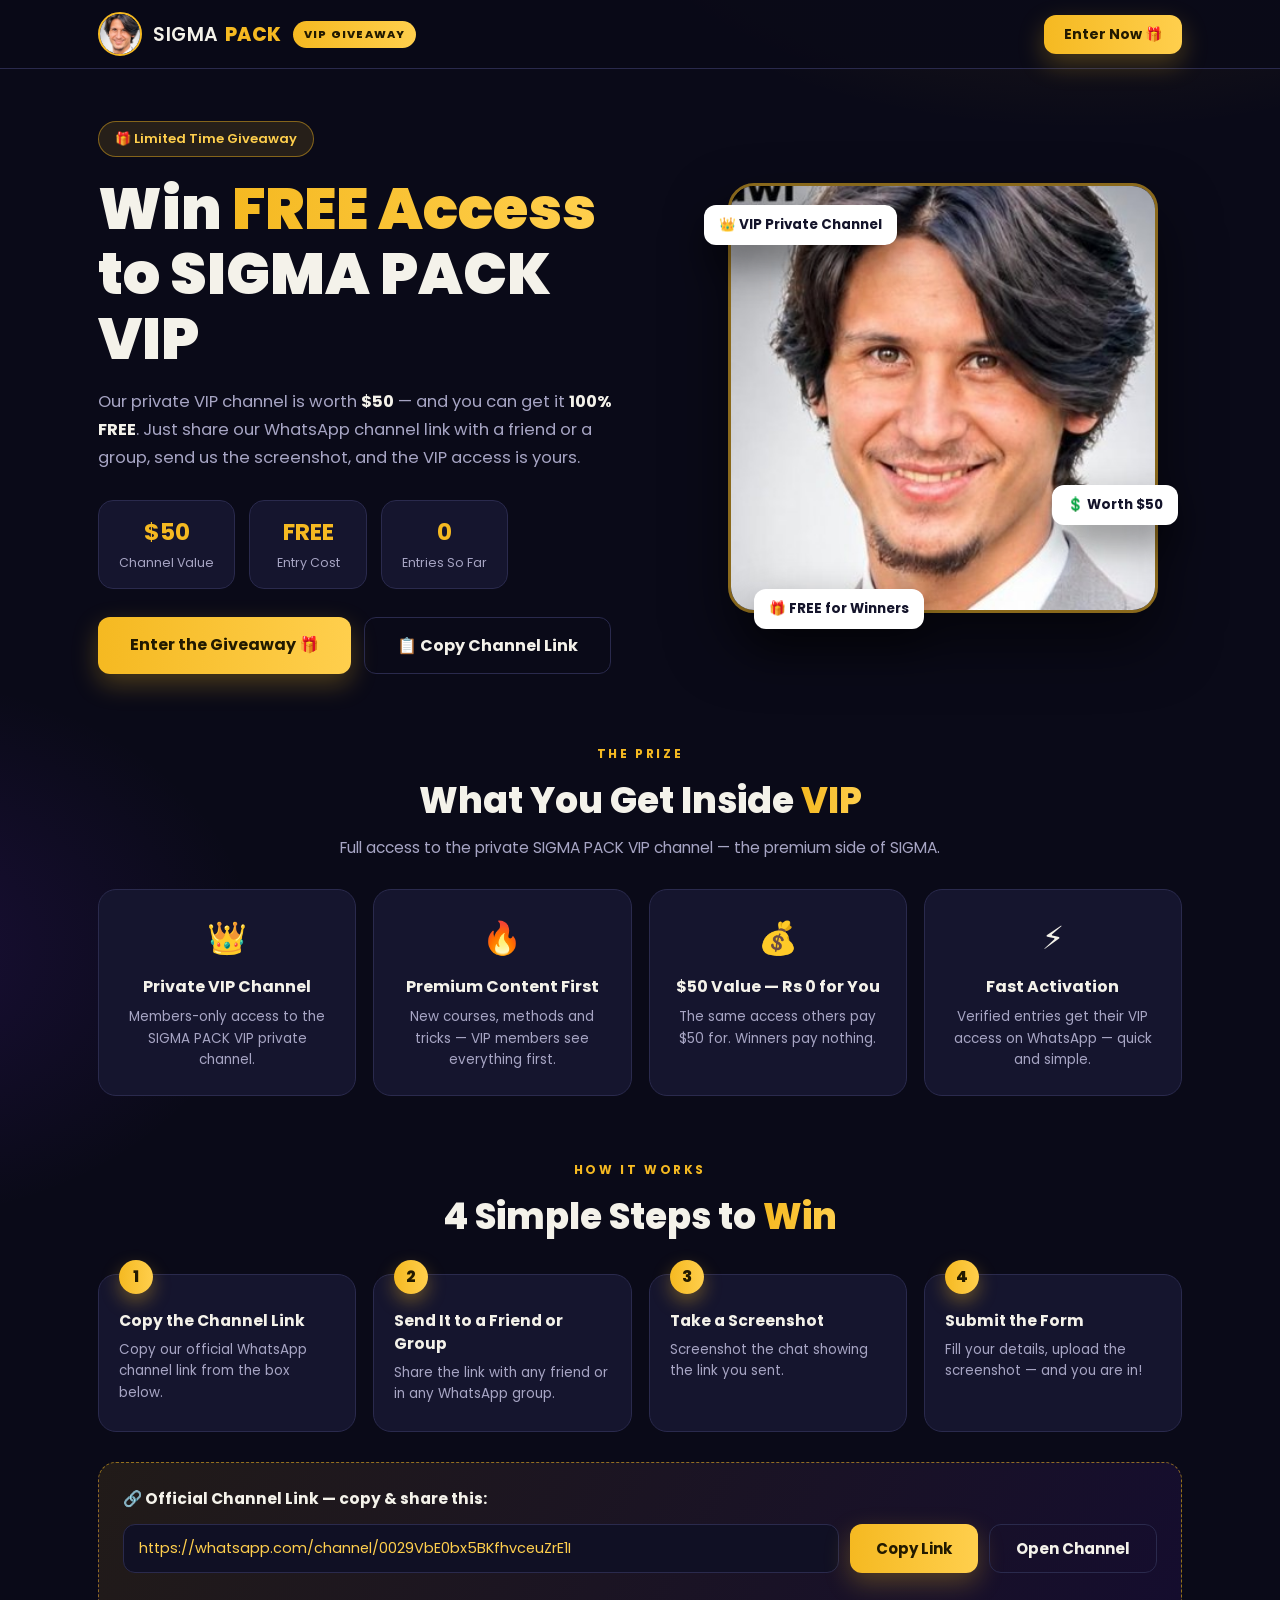
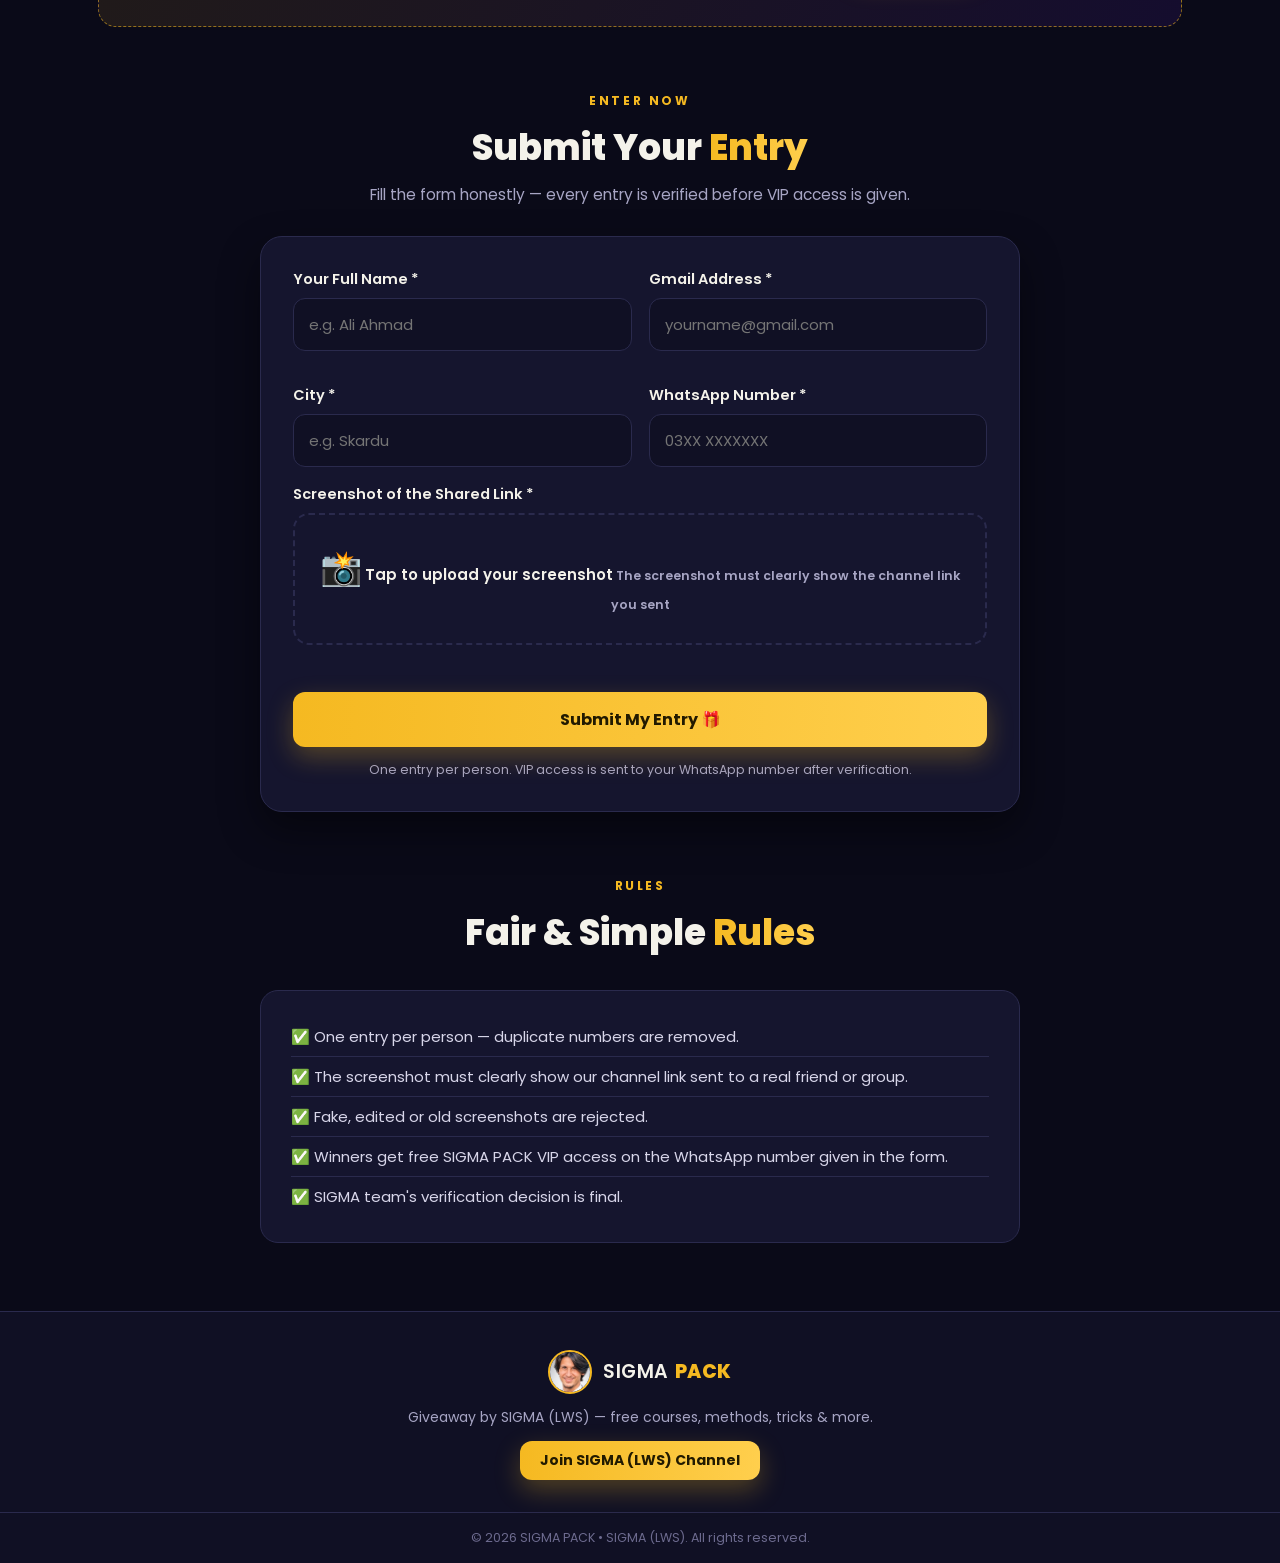
<file: index.html>
<!DOCTYPE html>
<html lang="en">
<head>
<meta charset="UTF-8">
<meta name="viewport" content="width=device-width, initial-scale=1.0">
<title>SIGMA PACK VIP Giveaway — Win FREE Access Worth $50</title>
<meta name="description" content="Share the SIGMA (LWS) WhatsApp channel with a friend or group, upload the screenshot, and win FREE access to the SIGMA PACK VIP channel — worth $50.">
<link rel="icon" type="image/jpeg" href="assets/host.jpg">
<link rel="preconnect" href="https://fonts.googleapis.com">
<link href="https://fonts.googleapis.com/css2?family=Poppins:wght@400;500;600;700;800;900&display=swap" rel="stylesheet">
<link rel="canonical" href="https://sigmapack4-design.github.io/sigma-giveaway/">
<meta property="og:type" content="website">
<meta property="og:site_name" content="SIGMA PACK VIP Giveaway">
<meta property="og:title" content="SIGMA PACK VIP Giveaway — Win FREE Access Worth $50">
<meta property="og:description" content="Share the SIGMA (LWS) channel, upload your screenshot and win FREE access to the SIGMA PACK VIP private channel worth $50.">
<meta property="og:url" content="https://sigmapack4-design.github.io/sigma-giveaway/">
<meta property="og:image" content="https://sigmapack4-design.github.io/sigma-giveaway/assets/host.jpg">
<meta name="twitter:card" content="summary_large_image">
<meta name="twitter:title" content="SIGMA PACK VIP Giveaway — Win FREE Access Worth $50">
<meta name="twitter:description" content="Share the SIGMA (LWS) channel, upload your screenshot and win FREE access to the SIGMA PACK VIP private channel worth $50.">
<meta name="twitter:image" content="https://sigmapack4-design.github.io/sigma-giveaway/assets/host.jpg">
<script type="application/ld+json">
{"@context":"https://schema.org","@type":"WebPage","name":"SIGMA PACK VIP Giveaway","url":"https://sigmapack4-design.github.io/sigma-giveaway/","description":"Win free access to the SIGMA PACK VIP private channel by sharing the SIGMA (LWS) WhatsApp channel and uploading a screenshot."}
</script>
<link rel="stylesheet" href="style.css?v=2">
</head>
<body>
<header class="topbar">
  <div class="topbar-in">
    <a class="brand" href="#">
      <img src="assets/host.jpg" alt="SIGMA PACK">
      <span class="brand-t">SIGMA <b>PACK</b></span>
      <span class="vip-chip">VIP GIVEAWAY</span>
    </a>
    <a class="btn gold sm" href="#enter">Enter Now 🎁</a>
  </div>
</header>

<main>
  <!-- HERO -->
  <section class="hero">
    <div class="hero-in">
      <div class="hero-copy">
        <span class="eyebrow">🎁 Limited Time Giveaway</span>
        <h1>Win <span class="gold-t">FREE Access</span> to SIGMA PACK VIP</h1>
        <p class="hero-sub">Our private VIP channel is worth <b>$50</b> — and you can get it <b>100% FREE</b>. Just share our WhatsApp channel link with a friend or a group, send us the screenshot, and the VIP access is yours.</p>
        <div class="hero-stats">
          <div class="hstat"><b>$50</b><span>Channel Value</span></div>
          <div class="hstat"><b>FREE</b><span>Entry Cost</span></div>
          <div class="hstat"><b id="entryCount">—</b><span>Entries So Far</span></div>
        </div>
        <div class="hero-btns">
          <a class="btn gold big" href="#enter">Enter the Giveaway 🎁</a>
          <button class="btn ghost big" id="copyTop">📋 Copy Channel Link</button>
        </div>
      </div>
      <div class="hero-photo">
        <div class="photo-frame">
          <img src="assets/host.jpg" alt="Yawar Rawi — SIGMA PACK">
          <span class="float-chip fc1">👑 VIP Private Channel</span>
          <span class="float-chip fc2">💲 Worth $50</span>
          <span class="float-chip fc3">🎁 FREE for Winners</span>
        </div>
      </div>
    </div>
  </section>

  <!-- WHAT YOU GET -->
  <section class="section">
    <div class="sec-head"><span class="sec-tag">THE PRIZE</span><h2>What You Get Inside <span class="gold-t">VIP</span></h2><p>Full access to the private SIGMA PACK VIP channel — the premium side of SIGMA.</p></div>
    <div class="prize-grid">
      <div class="prize-card rv"><span class="p-ic">👑</span><b>Private VIP Channel</b><p>Members-only access to the SIGMA PACK VIP private channel.</p></div>
      <div class="prize-card rv"><span class="p-ic">🔥</span><b>Premium Content First</b><p>New courses, methods and tricks — VIP members see everything first.</p></div>
      <div class="prize-card rv"><span class="p-ic">💰</span><b>$50 Value — Rs 0 for You</b><p>The same access others pay $50 for. Winners pay nothing.</p></div>
      <div class="prize-card rv"><span class="p-ic">⚡</span><b>Fast Activation</b><p>Verified entries get their VIP access on WhatsApp — quick and simple.</p></div>
    </div>
  </section>

  <!-- HOW IT WORKS -->
  <section class="section">
    <div class="sec-head"><span class="sec-tag">HOW IT WORKS</span><h2>4 Simple Steps to <span class="gold-t">Win</span></h2></div>
    <div class="steps">
      <div class="step rv"><span class="step-n">1</span><b>Copy the Channel Link</b><p>Copy our official WhatsApp channel link from the box below.</p></div>
      <div class="step rv"><span class="step-n">2</span><b>Send It to a Friend or Group</b><p>Share the link with any friend or in any WhatsApp group.</p></div>
      <div class="step rv"><span class="step-n">3</span><b>Take a Screenshot</b><p>Screenshot the chat showing the link you sent.</p></div>
      <div class="step rv"><span class="step-n">4</span><b>Submit the Form</b><p>Fill your details, upload the screenshot — and you are in!</p></div>
    </div>
    <div class="linkbox rv">
      <div class="linkbox-t">🔗 Official Channel Link — copy & share this:</div>
      <div class="linkrow">
        <input type="text" id="channelLink" readonly value="https://whatsapp.com/channel/0029VbE0bx5BKfhvceuZrE1I">
        <button class="btn gold" id="copyBtn">Copy Link</button>
        <a class="btn ghost" href="https://whatsapp.com/channel/0029VbE0bx5BKfhvceuZrE1I" target="_blank" rel="noopener">Open Channel</a>
      </div>
      <p class="link-note" id="copyMsg"></p>
    </div>
  </section>

  <!-- ENTRY FORM -->
  <section class="section" id="enter">
    <div class="sec-head"><span class="sec-tag">ENTER NOW</span><h2>Submit Your <span class="gold-t">Entry</span></h2><p>Fill the form honestly — every entry is verified before VIP access is given.</p></div>
    <div class="form-card rv" id="formCard">
      <form id="entryForm" novalidate>
        <div class="fgrid">
          <div class="fld"><label>Your Full Name *</label><input type="text" id="fName" placeholder="e.g. Ali Ahmad" autocomplete="name"></div>
          <div class="fld"><label>Gmail Address *</label><input type="email" id="fGmail" placeholder="yourname@gmail.com" autocomplete="email"></div>
          <div class="fld"><label>City *</label><input type="text" id="fCity" placeholder="e.g. Skardu"></div>
          <div class="fld"><label>WhatsApp Number *</label><input type="tel" id="fWhatsapp" placeholder="03XX XXXXXXX" autocomplete="tel"></div>
        </div>
        <div class="fld">
          <label>Screenshot of the Shared Link *</label>
          <label class="upload" id="uploadBox">
            <input type="file" id="fShot" accept="image/*" hidden>
            <span class="up-ic">📸</span>
            <span class="up-t" id="uploadText">Tap to upload your screenshot</span>
            <span class="up-s">The screenshot must clearly show the channel link you sent</span>
            <img id="shotPreview" alt="" style="display:none">
          </label>
        </div>
        <p class="form-err" id="formErr"></p>
        <button class="btn gold big submit" type="submit" id="submitBtn">Submit My Entry 🎁</button>
        <p class="form-note">One entry per person. VIP access is sent to your WhatsApp number after verification.</p>
      </form>
    </div>
    <div class="success-card" id="successCard" style="display:none">
      <div class="suc-ic">🎉</div>
      <h3>Entry Received!</h3>
      <p>Thank you! Your giveaway entry has been submitted successfully.<br>Our team will verify your screenshot and send your <b>SIGMA PACK VIP access</b> to your WhatsApp number.</p>
      <p class="suc-id" id="successId"></p>
      <a class="btn gold" href="https://whatsapp.com/channel/0029VbE0bx5BKfhvceuZrE1I" target="_blank" rel="noopener">Follow the Channel Meanwhile →</a>
    </div>
  </section>

  <!-- RULES -->
  <section class="section">
    <div class="sec-head"><span class="sec-tag">RULES</span><h2>Fair & Simple <span class="gold-t">Rules</span></h2></div>
    <div class="rules rv">
      <p>✅ One entry per person — duplicate numbers are removed.</p>
      <p>✅ The screenshot must clearly show our channel link sent to a real friend or group.</p>
      <p>✅ Fake, edited or old screenshots are rejected.</p>
      <p>✅ Winners get free SIGMA PACK VIP access on the WhatsApp number given in the form.</p>
      <p>✅ SIGMA team's verification decision is final.</p>
    </div>
  </section>
</main>

<footer class="footer">
  <div class="footer-in">
    <a class="brand" href="#"><img src="assets/host.jpg" alt="SIGMA PACK"><span class="brand-t">SIGMA <b>PACK</b></span></a>
    <p>Giveaway by SIGMA (LWS) — free courses, methods, tricks & more.</p>
    <a class="btn gold sm" href="https://whatsapp.com/channel/0029VbE0bx5BKfhvceuZrE1I" target="_blank" rel="noopener">Join SIGMA (LWS) Channel</a>
  </div>
  <div class="fbar">© 2026 SIGMA PACK • SIGMA (LWS). All rights reserved.</div>
</footer>

<script src="app.js?v=2"></script>
</body>
</html>
</file>
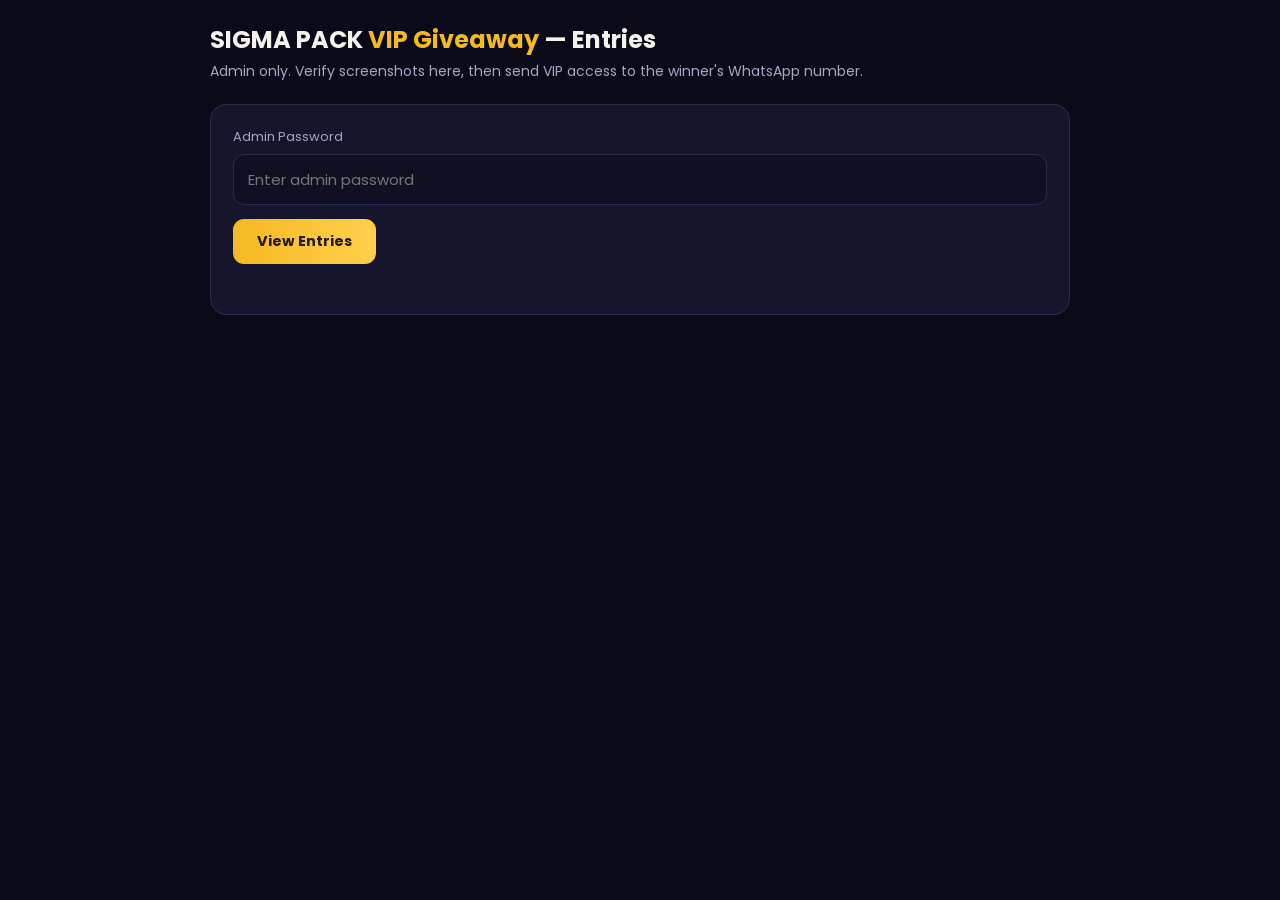
<file: admin.html>
<!DOCTYPE html>
<html lang="en">
<head>
<meta charset="UTF-8">
<meta name="robots" content="noindex, nofollow">
<meta name="viewport" content="width=device-width, initial-scale=1.0">
<title>Giveaway Entries — Admin | SIGMA PACK</title>
<link href="https://fonts.googleapis.com/css2?family=Poppins:wght@400;600;700;800&display=swap" rel="stylesheet">
<style>
  *{box-sizing:border-box;margin:0;padding:0}
  body{background:#0a0a18;color:#f4f2ea;font-family:'Poppins',Arial,sans-serif;padding:22px 16px}
  .wrap{max-width:860px;margin:0 auto}
  h1{font-size:24px;margin-bottom:4px} h1 b{color:#f5b921}
  .sub{color:#a7a5c4;font-size:14px;margin-bottom:22px}
  .card{background:#15152e;border:1px solid #2a2a4d;border-radius:16px;padding:22px;margin-bottom:18px}
  label{display:block;font-size:13px;color:#a7a5c4;margin-bottom:7px}
  input{width:100%;background:#101024;border:1px solid #2a2a4d;border-radius:11px;padding:13px 14px;color:#f4f2ea;font-size:15px;font-family:inherit;outline:none}
  input:focus{border-color:#f5b921}
  .btn{background:linear-gradient(92deg,#f5b921,#ffcf4d);color:#221a00;font-weight:700;border:none;padding:12px 24px;border-radius:11px;cursor:pointer;font-family:inherit;font-size:14.5px;margin-top:14px}
  .btn.ghost{background:transparent;color:#f4f2ea;border:1.4px solid #2a2a4d}
  .btn.del{background:#5a1f1f;color:#ffb4b4;border:1px solid #7a2d2d;padding:8px 14px;margin-top:0;font-size:13px}
  .err{color:#ff6b6b;font-size:14px;margin-top:10px;min-height:18px}
  .entry{display:flex;gap:16px;background:#101024;border:1px solid #2a2a4d;border-radius:14px;padding:16px;margin-bottom:13px;flex-wrap:wrap}
  .entry img{width:130px;height:130px;object-fit:cover;border-radius:11px;border:1px solid #2a2a4d;cursor:pointer}
  .entry .info{flex:1;min-width:220px;font-size:14px;line-height:1.75}
  .entry .info b{font-size:16px}
  .entry .info a{color:#f5b921}
  .entry .meta{color:#a7a5c4;font-size:12.5px}
  .count{font-size:17px;margin-bottom:16px} .count b{color:#f5b921}
</style>
</head>
<body>
<div class="wrap">
  <h1>SIGMA PACK <b>VIP Giveaway</b> — Entries</h1>
  <p class="sub">Admin only. Verify screenshots here, then send VIP access to the winner's WhatsApp number.</p>

  <div class="card" id="loginCard">
    <label>Admin Password</label>
    <input type="password" id="pw" placeholder="Enter admin password" autocomplete="current-password">
    <button class="btn" id="loginBtn">View Entries</button>
    <p class="err" id="loginErr"></p>
  </div>

  <div id="listBox" style="display:none">
    <p class="count" id="countLine"></p>
    <div id="entries"></div>
    <button class="btn ghost" id="refreshBtn">↻ Refresh</button>
    <button class="btn ghost" id="logoutBtn">Logout</button>
  </div>
</div>

<script>
  const API = 'https://tallu-broq-api.vercel.app/api/giveaway';
  const $ = id => document.getElementById(id);
  const pass = () => sessionStorage.getItem('gw-admin-pass') || '';

  async function load(){
    const r = await fetch(API + '?list=1', { headers: { 'x-admin-pass': pass() } });
    const j = await r.json();
    if (!j.ok) throw new Error(j.error || 'unauthorized');
    $('loginCard').style.display = 'none';
    $('listBox').style.display = 'block';
    $('countLine').innerHTML = 'Total Entries: <b>' + j.entries.length + '</b>';
    const box = $('entries');
    box.innerHTML = j.entries.length ? '' : '<p style="color:#a7a5c4">No entries yet.</p>';
    j.entries.slice().reverse().forEach(e => {
      const d = document.createElement('div');
      d.className = 'entry';
      d.innerHTML = '<img alt="screenshot"><div class="info">' +
        '<b>' + e.name + '</b><br>' +
        '📧 ' + e.gmail + '<br>' +
        '🏙 ' + e.city + '<br>' +
        '📱 <a href="https://wa.me/' + e.whatsapp + '" target="_blank" rel="noopener">' + e.whatsapp + '</a><br>' +
        '<span class="meta">' + e.date + ' • ID: ' + e.id + '</span></div>';
      const del = document.createElement('button');
      del.className = 'btn del'; del.textContent = 'Delete';
      del.addEventListener('click', async () => {
        if (!confirm('Delete this entry?')) return;
        await fetch(API, { method: 'POST', headers: { 'Content-Type': 'application/json', 'x-admin-pass': pass() }, body: JSON.stringify({ action: 'delete', id: e.id }) });
        load();
      });
      d.appendChild(del);
      box.appendChild(d);
      fetch(API + '?img=' + e.img, { headers: { 'x-admin-pass': pass() } })
        .then(r => r.blob()).then(b => { d.querySelector('img').src = URL.createObjectURL(b); })
        .catch(() => {});
      d.querySelector('img').addEventListener('click', () => window.open(d.querySelector('img').src, '_blank'));
    });
  }

  $('loginBtn').addEventListener('click', async () => {
    sessionStorage.setItem('gw-admin-pass', $('pw').value);
    try { await load(); } catch(e) { $('loginErr').textContent = 'Wrong password.'; sessionStorage.removeItem('gw-admin-pass'); }
  });
  $('refreshBtn').addEventListener('click', load);
  $('logoutBtn').addEventListener('click', () => { sessionStorage.removeItem('gw-admin-pass'); location.reload(); });
  if (pass()) load().catch(() => sessionStorage.removeItem('gw-admin-pass'));
</script>
</body>
</html>
</file>
<file: style.css>
*{box-sizing:border-box;margin:0;padding:0}
:root{
  --bg:#0a0a18; --bg2:#101024; --card:#15152e; --card2:#1a1a38;
  --gold:#f5b921; --gold2:#ffcf4d; --ink:#f4f2ea; --muted:#a7a5c4;
  --line:#2a2a4d; --green:#2fbf71; --red:#ff6b6b;
  --shadow:0 18px 40px rgba(0,0,0,.45);
}
html{scroll-behavior:smooth}
body{background:radial-gradient(900px 480px at 85% -5%,rgba(245,185,33,.13),transparent 60%),radial-gradient(700px 500px at -10% 30%,rgba(123,47,247,.14),transparent 55%),var(--bg);color:var(--ink);font-family:'Poppins','Segoe UI',system-ui,Arial,sans-serif;overflow-x:hidden}
a{color:inherit;text-decoration:none}
img{max-width:100%}
.gold-t{background:linear-gradient(92deg,var(--gold),var(--gold2));-webkit-background-clip:text;background-clip:text;color:transparent}

/* header */
.topbar{background:rgba(10,10,24,.92);border-bottom:1px solid var(--line);position:relative;z-index:50}
.topbar-in{max-width:1120px;margin:0 auto;padding:12px 18px;display:flex;align-items:center;justify-content:space-between;gap:14px}
.brand{display:flex;align-items:center;gap:11px}
.brand img{width:44px;height:44px;border-radius:50%;object-fit:cover;border:2px solid var(--gold);display:block}
.brand-t{font-size:19px;letter-spacing:.6px;font-weight:600}
.brand-t b{color:var(--gold);font-weight:800}
.vip-chip{background:linear-gradient(92deg,var(--gold),var(--gold2));color:#221a00;font-size:11px;font-weight:800;letter-spacing:1.2px;padding:5px 11px;border-radius:99px;white-space:nowrap}

/* buttons */
.btn{display:inline-block;padding:12px 26px;border-radius:12px;font-weight:700;font-size:15px;border:none;cursor:pointer;font-family:inherit;position:relative;overflow:hidden;transition:transform .15s ease;text-align:center}
.btn:hover{transform:translateY(-2px)}
.btn.gold{background:linear-gradient(92deg,var(--gold),var(--gold2));color:#221a00;box-shadow:0 10px 26px rgba(245,185,33,.28)}
.btn.gold::after{content:'';position:absolute;top:0;left:-70%;width:45%;height:100%;background:linear-gradient(100deg,transparent,rgba(255,255,255,.5),transparent);transform:skewX(-20deg);transition:left .5s ease}
.btn.gold:hover::after{left:120%}
.btn.ghost{background:transparent;color:var(--ink);border:1.6px solid var(--line)}
.btn.ghost:hover{border-color:var(--gold)}
.btn.sm{padding:9px 20px;font-size:14px}
.btn.big{padding:15px 32px;font-size:16px}
.btn:disabled{opacity:.5;cursor:default;transform:none}

/* hero */
.hero{max-width:1120px;margin:0 auto;padding:52px 18px 10px}
.hero-in{display:grid;grid-template-columns:1.08fr .92fr;gap:44px;align-items:center}
.eyebrow{display:inline-block;background:rgba(245,185,33,.12);border:1px solid rgba(245,185,33,.45);color:var(--gold2);padding:7px 16px;border-radius:99px;font-size:13px;font-weight:600;animation:fadeUp .7s both}
.hero h1{font-size:clamp(36px,5.2vw,58px);line-height:1.12;font-weight:900;margin:20px 0 16px;animation:fadeUp .7s .08s both}
.hero-sub{color:var(--muted);font-size:16.5px;line-height:1.7;max-width:520px;animation:fadeUp .7s .16s both}
.hero-sub b{color:var(--ink)}
.hero-stats{display:flex;gap:14px;flex-wrap:wrap;margin-top:28px;animation:fadeUp .7s .24s both}
.hstat{background:var(--card);border:1px solid var(--line);border-radius:15px;padding:14px 20px;text-align:center;min-width:118px}
.hstat b{display:block;font-size:23px;color:var(--gold)}
.hstat span{color:var(--muted);font-size:12.5px}
.hero-btns{display:flex;gap:13px;flex-wrap:wrap;margin-top:28px;animation:fadeUp .7s .32s both}
.hero-photo{animation:fadeUp .8s .2s both}
.photo-frame{position:relative;max-width:430px;margin:0 auto}
.photo-frame>img{width:100%;aspect-ratio:1;object-fit:cover;border-radius:26px;border:3px solid rgba(245,185,33,.55);box-shadow:0 30px 60px rgba(0,0,0,.55);display:block}
.float-chip{position:absolute;background:#fff;color:#14142b;font-weight:700;font-size:13.5px;padding:10px 15px;border-radius:12px;box-shadow:var(--shadow);animation:floaty 4.5s ease-in-out infinite alternate;white-space:nowrap}
.fc1{top:22px;left:-24px}
.fc2{bottom:88px;right:-20px;animation-delay:1.1s}
.fc3{bottom:-16px;left:26px;animation-delay:2s}

/* sections */
.section{max-width:1120px;margin:0 auto;padding:56px 18px 4px}
.sec-head{text-align:center;margin-bottom:30px}
.sec-tag{color:var(--gold);letter-spacing:2.6px;font-size:12px;font-weight:700}
.sec-head h2{font-size:clamp(26px,3.8vw,36px);font-weight:800;margin-top:8px}
.sec-head p{color:var(--muted);margin-top:8px;font-size:15.5px}
.prize-grid{display:grid;grid-template-columns:repeat(4,1fr);gap:17px}
.prize-card{background:var(--card);border:1px solid var(--line);border-radius:18px;padding:24px 20px;text-align:center;transition:transform .18s ease,border-color .18s ease}
.prize-card:hover{transform:translateY(-4px);border-color:rgba(245,185,33,.5)}
.p-ic{font-size:32px;display:block;margin-bottom:12px}
.prize-card b{font-size:16px;display:block;margin-bottom:7px}
.prize-card p{color:var(--muted);font-size:13.5px;line-height:1.6}
.steps{display:grid;grid-template-columns:repeat(4,1fr);gap:17px}
.step{background:var(--card);border:1px solid var(--line);border-radius:18px;padding:26px 20px;position:relative}
.step-n{position:absolute;top:-15px;left:20px;width:34px;height:34px;border-radius:50%;background:linear-gradient(92deg,var(--gold),var(--gold2));color:#221a00;font-weight:800;display:flex;align-items:center;justify-content:center;font-size:16px;box-shadow:0 8px 18px rgba(245,185,33,.35)}
.step b{display:block;font-size:15.5px;margin:8px 0 7px}
.step p{color:var(--muted);font-size:13.5px;line-height:1.6}
.linkbox{background:linear-gradient(120deg,rgba(245,185,33,.1),rgba(123,47,247,.1));border:1.6px dashed rgba(245,185,33,.55);border-radius:18px;padding:24px;margin-top:30px}
.linkbox-t{font-weight:700;font-size:15.5px;margin-bottom:14px}
.linkrow{display:flex;gap:11px;flex-wrap:wrap}
.linkrow input{flex:1;min-width:230px;background:var(--bg2);border:1px solid var(--line);border-radius:12px;padding:13px 15px;color:var(--gold2);font-size:14.5px;font-family:inherit;outline:none}
.link-note{color:var(--green);font-size:13.5px;margin-top:11px;min-height:18px}

/* form */
.form-card{background:var(--card);border:1px solid var(--line);border-radius:22px;padding:32px;max-width:760px;margin:0 auto;box-shadow:var(--shadow)}
.fgrid{display:grid;grid-template-columns:1fr 1fr;gap:17px}
.fld{margin-bottom:17px}
.fld label{display:block;font-weight:600;font-size:14.5px;margin-bottom:8px}
.fld input[type=text],.fld input[type=email],.fld input[type=tel]{width:100%;background:var(--bg2);border:1px solid var(--line);border-radius:12px;padding:14px 15px;font-size:15px;font-family:inherit;color:var(--ink);outline:none}
.fld input:focus{border-color:var(--gold)}
.upload{display:flex;flex-direction:column;align-items:center;gap:5px;border:2px dashed var(--line);border-radius:16px;padding:28px 18px;cursor:pointer;text-align:center;transition:border-color .15s}
.upload:hover{border-color:var(--gold)}
.up-ic{font-size:34px}
.up-t{font-weight:600;font-size:15px}
.up-s{color:var(--muted);font-size:12.5px}
.upload img{max-width:100%;max-height:300px;border-radius:12px;margin-top:12px;object-fit:contain}
.form-err{color:var(--red);font-size:14px;min-height:20px;margin-bottom:10px}
.submit{width:100%}
.form-note{color:var(--muted);font-size:12.5px;text-align:center;margin-top:14px}
.success-card{background:var(--card);border:1.6px solid rgba(47,191,113,.5);border-radius:22px;padding:40px 30px;max-width:640px;margin:0 auto;text-align:center;box-shadow:var(--shadow)}
.suc-ic{font-size:52px}
.success-card h3{font-size:26px;margin:12px 0 10px}
.success-card p{color:var(--muted);line-height:1.7;font-size:15px}
.success-card p b{color:var(--ink)}
.suc-id{color:var(--gold2) !important;font-size:13.5px;margin:14px 0 20px}

/* rules + footer */
.rules{background:var(--card);border:1px solid var(--line);border-radius:18px;padding:26px 30px;max-width:760px;margin:0 auto}
.rules p{padding:8px 0;font-size:15px;color:#d8d6ea;border-bottom:1px solid var(--line)}
.rules p:last-child{border-bottom:none}
.footer{border-top:1px solid var(--line);margin-top:64px;background:var(--bg2)}
.footer-in{max-width:1120px;margin:0 auto;padding:38px 18px 8px;display:flex;flex-direction:column;align-items:center;gap:13px;text-align:center}
.footer-in p{color:var(--muted);font-size:14px}
.fbar{text-align:center;color:#6d6b8f;font-size:12.5px;padding:16px;border-top:1px solid var(--line);margin-top:24px}

@keyframes fadeUp{from{opacity:0;transform:translateY(24px)}to{opacity:1;transform:none}}
@keyframes floaty{from{transform:translateY(-4px)}to{transform:translateY(6px)}}
.rv{opacity:0;transform:translateY(24px);transition:opacity .65s ease,transform .65s cubic-bezier(.2,.7,.2,1)}
.rv.in{opacity:1;transform:none}

@media(max-width:920px){
  .hero-in{grid-template-columns:1fr;gap:36px}
  .hero{padding-top:38px}
  .prize-grid,.steps{grid-template-columns:repeat(2,1fr)}
  .fc1{left:2px}.fc2{right:2px}
}
@media(max-width:560px){
  .prize-grid,.steps,.fgrid{grid-template-columns:1fr}
  .form-card{padding:24px 18px}
  .hero-btns .btn{width:100%}
  .linkrow .btn{flex:1}
  .brand-t{font-size:16.5px}
  .vip-chip{font-size:9.5px;padding:4px 8px;letter-spacing:.6px}
  .topbar .btn.sm{padding:8px 13px;font-size:13px}
}
</file>
